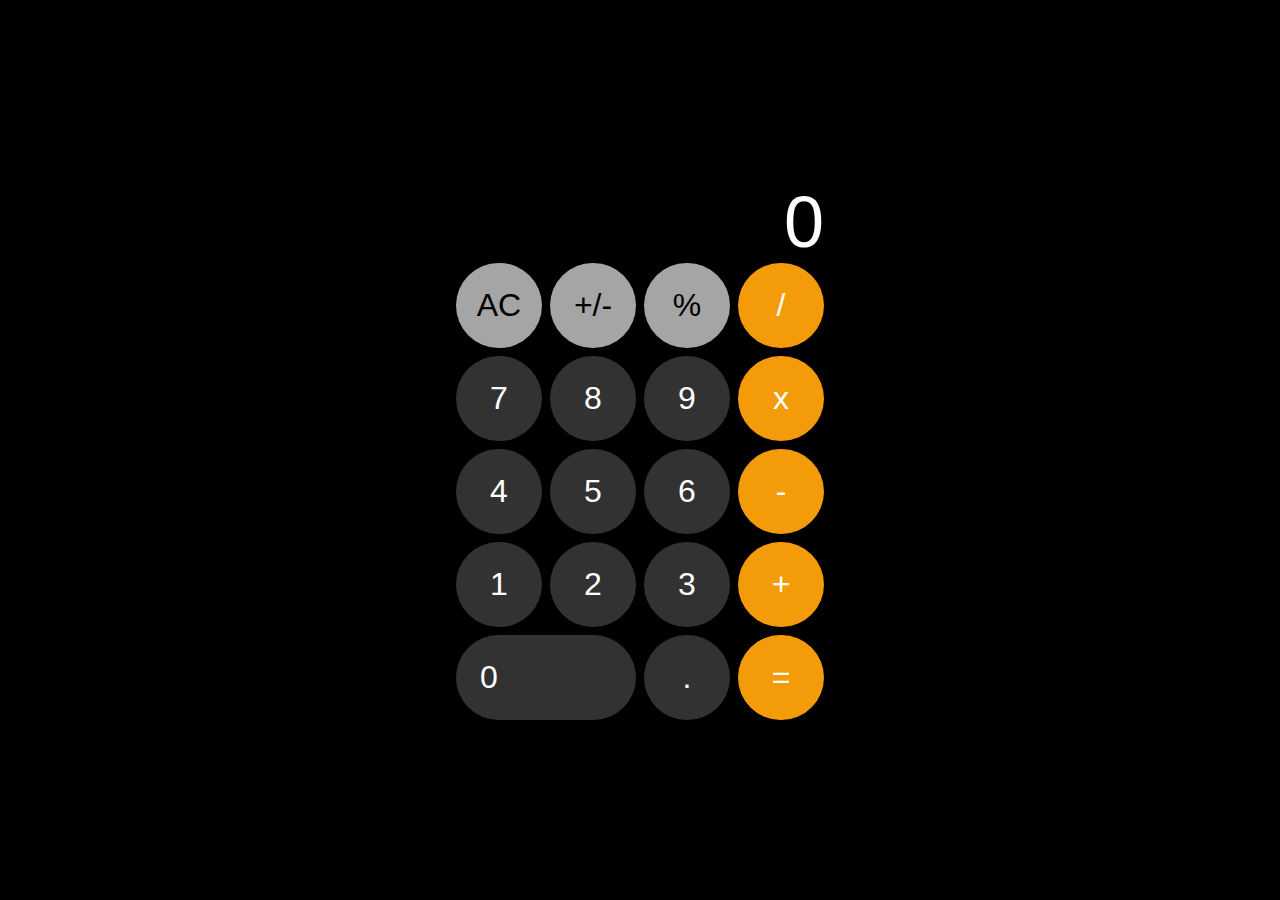
<file: calc-iphone-js/index.html>
<!DOCTYPE html>
<html lang="en">
  <head>
    <meta charset="UTF-8" />
    <meta http-equiv="X-UA-Compatible" content="IE=edge" />
    <meta name="viewport" content="width=device-width, initial-scale=1.0" />
    <link href="./styles.css" rel="stylesheet" />
    <script src="./script.js" defer></script>
    <title>Document</title>
  </head>
  <body>
    <div class="calc-container">
      <p class="calc-current-value">0</p>
      <div class="calc-btn-container">
        <button class="calc-btn-function">AC</button>
        <button class="calc-btn-function">+/-</button>
        <button class="calc-btn-function">%</button>
        <button class="calc-btn-operation">/</button>
        <button class="calc-btn-number">7</button>
        <button class="calc-btn-number">8</button>
        <button class="calc-btn-number">9</button>
        <button class="calc-btn-operation">x</button>
        <button class="calc-btn-number">4</button>
        <button class="calc-btn-number">5</button>
        <button class="calc-btn-number">6</button>
        <button class="calc-btn-operation">-</button>
        <button class="calc-btn-number">1</button>
        <button class="calc-btn-number">2</button>
        <button class="calc-btn-number">3</button>
        <button class="calc-btn-operation">+</button>
        <button class="calc-btn-number" id="calc-btn-zero">0</button>
        <button class="calc-btn-number">.</button>
        <button class="calc-btn-operation">=</button>
      </div>
    </div>
  </body>
</html>
</file>
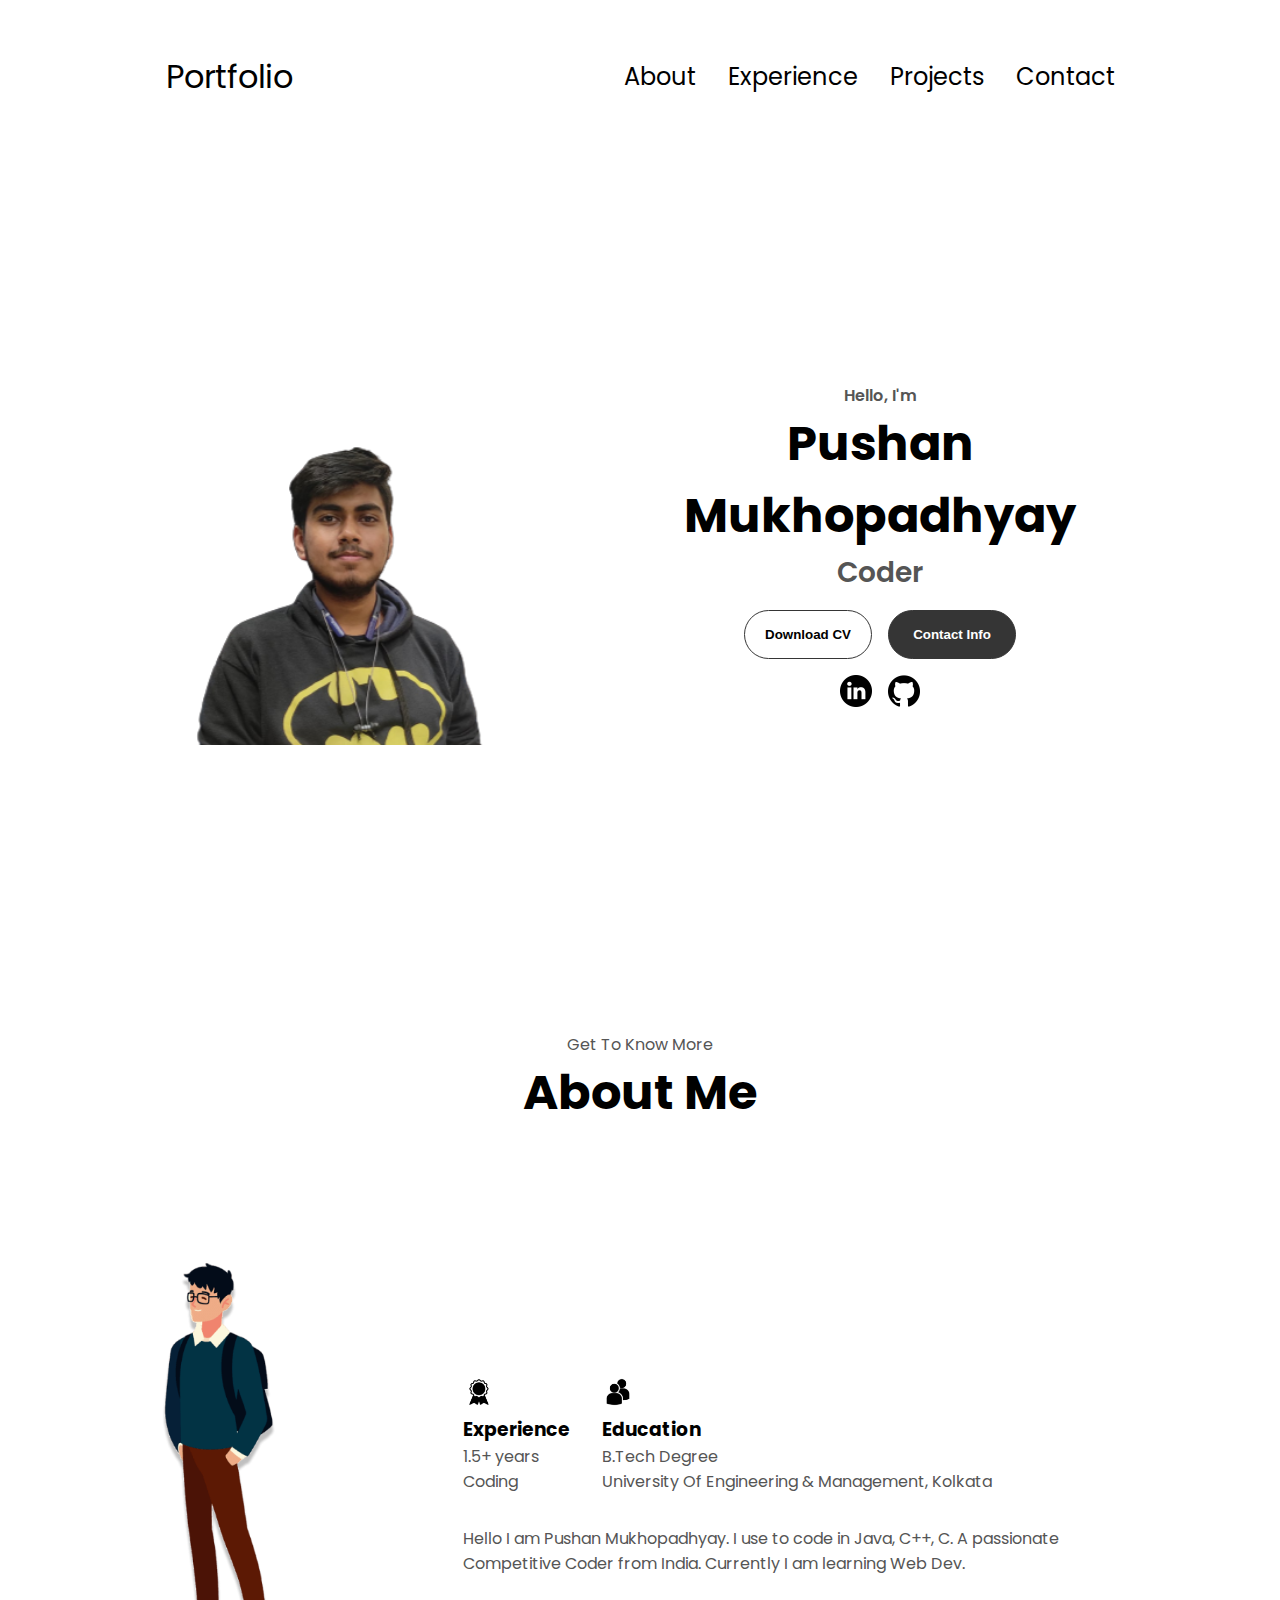
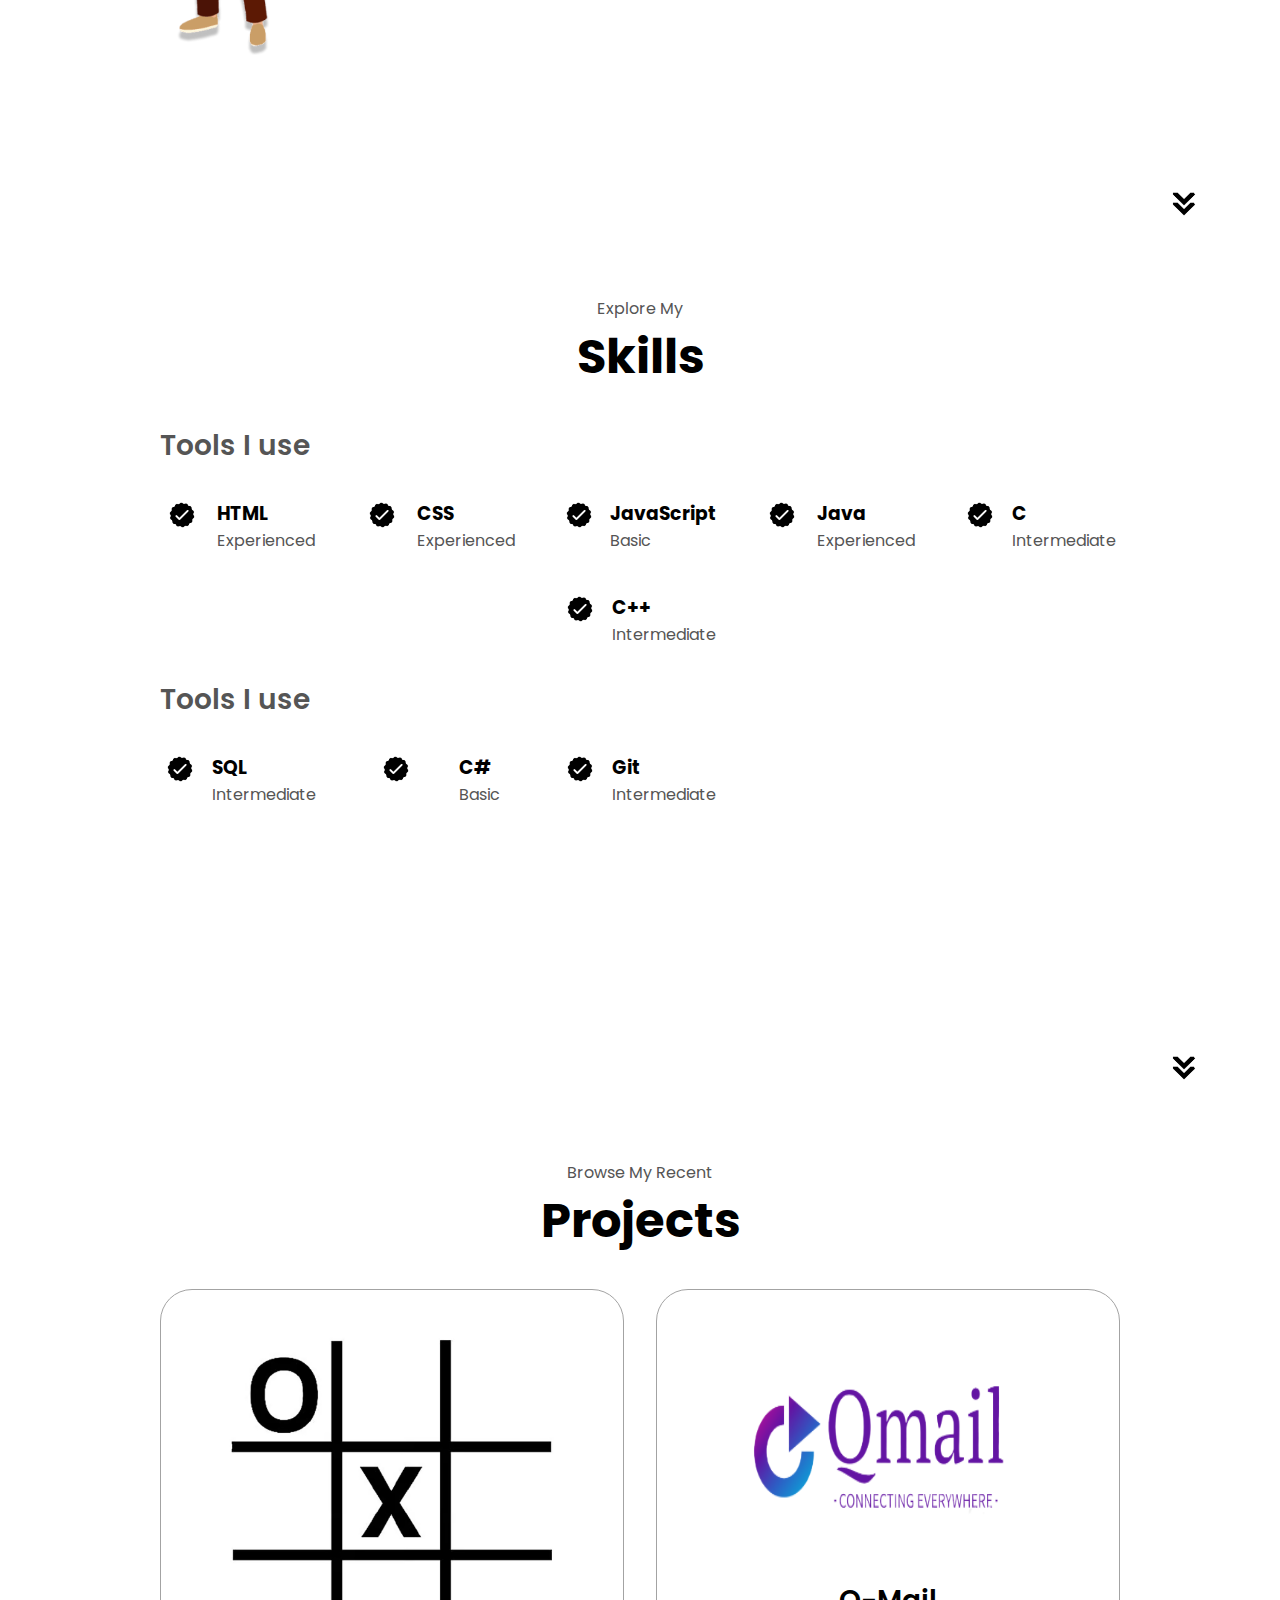
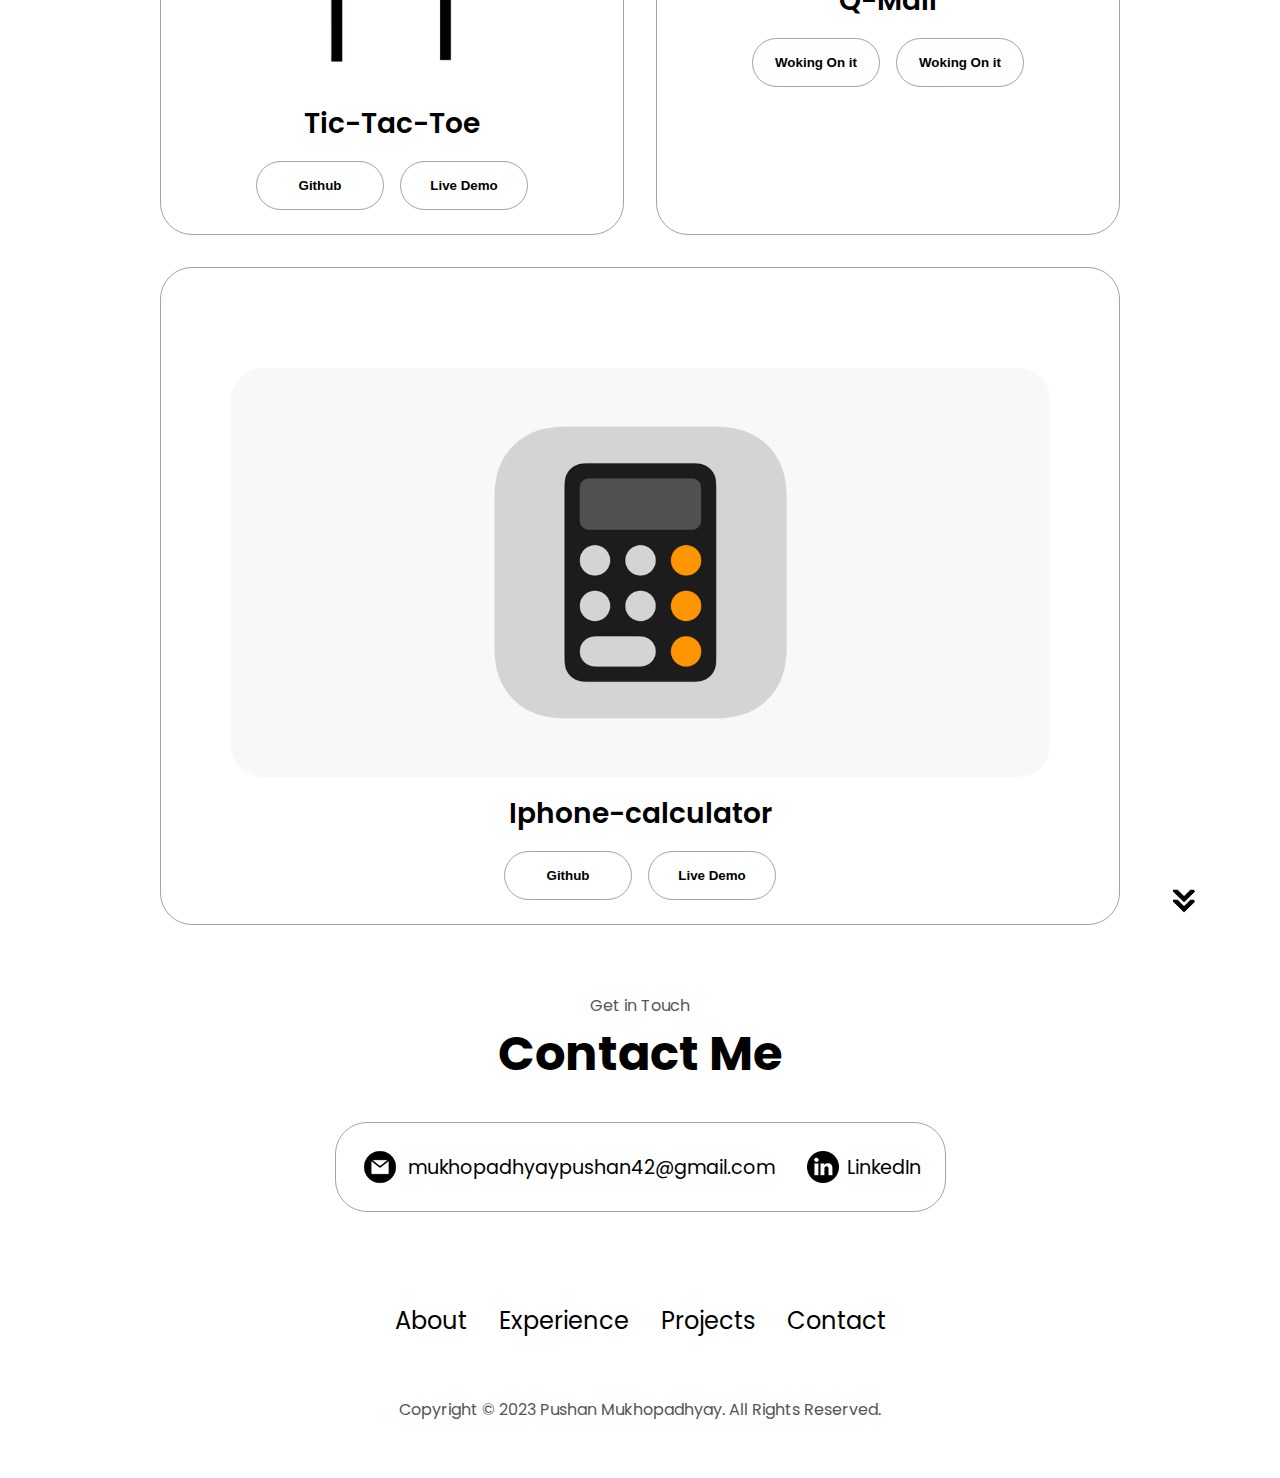
<file: portfolio/index.html>
<!DOCTYPE html>
<html lang="en">
  <head>
    <meta charset="UTF-8" />
    <meta http-equiv="X-UA-Compatible" content="IE=edge" />
    <meta name="viewport" content="width=device-width, initial-scale=1.0" />
    <title>My Portfolio</title>
    <link rel="stylesheet" href="style.css" />
    <link rel="stylesheet" href="mediaqueries.css" />
  </head>
  <body>
    <nav id="desktop-nav">
      <div class="logo">Portfolio</div>
      <div>
        <ul class="nav-links">
          <li><a href="#about">About</a></li>
          <li><a href="#experience">Experience</a></li>
          <li><a href="#projects">Projects</a></li>
          <li><a href="#contact">Contact</a></li>
        </ul>
      </div>
    </nav>
    <nav id="hamburger-nav">
      <div class="logo">Pushan Mukhopadhyay</div>
      <div class="hamburger-menu">
        <div class="hamburger-icon" onclick="toggleMenu()">
          <span></span>
          <span></span>
          <span></span>
        </div>
        <div class="menu-links">
          <li><a href="#about" onclick="toggleMenu()">About</a></li>
          <li><a href="#experience" onclick="toggleMenu()">Experience</a></li>
          <li><a href="#projects" onclick="toggleMenu()">Projects</a></li>
          <li><a href="#contact" onclick="toggleMenu()">Contact</a></li>
        </div>
      </div>
    </nav>
    <section id="profile">
      <div class="section__pic-container">
        <img src="./assets/pushan1.png" alt="John Doe profile picture" />
      </div>
      <div class="section__text">
        <p class="section__text__p1">Hello, I'm</p>
        <h1 class="title">Pushan Mukhopadhyay</h1>
        <p class="section__text__p2">Coder</p>
        <div class="btn-container">
          <button
            class="btn btn-color-2"
            onclick="window.open('./assets/my-resume-cv.pdf')"
          >
            Download CV
          </button>
          <button class="btn btn-color-1" onclick="location.href='./#contact'">
            Contact Info
          </button>
        </div>
        <div id="socials-container">
          <img
            src="./assets/linkedin.png"
            alt="My LinkedIn profile"
            class="icon"
            onclick="location.href='https://www.linkedin.com/in/pushan-mukhopadhyay-2b326a243'"
          />
          <img
            src="./assets/github.png"
            alt="My Github profile"
            class="icon"
            onclick="location.href='https://github.com/Godse-07'"
          />
        </div>
      </div>
    </section>
    <section id="about">
      <p class="section__text__p1">Get To Know More</p>
      <h1 class="title">About Me</h1>
      <div class="section-container">
        <div class="section__pic-container">
          <img
            src="./assets/about-me.png"
            alt="Profile picture"
            class="about-pic"
          />
        </div>
        <div class="about-details-container">
          <div class="about-containers">
            <div class="details-container">
              <img
                src="./assets/experience.png"
                alt="Experience icon"
                class="icon"
              />
              <h3>Experience</h3>
              <p>1.5+ years <br />Coding</p>
            </div>
            <div class="details-container">
              <img
                src="./assets/education.png"
                alt="Education icon"
                class="icon"
              />
              <h3>Education</h3>
              <p>B.Tech Degree<br />University Of Engineering & Management, Kolkata</p>
            </div>
          </div>
          <div class="text-container">
            <p>
              Hello I am Pushan Mukhopadhyay. I use to code in Java, C++, C. A passionate Competitive Coder from India. Currently 
              I am learning Web Dev.
            </p>
          </div>
        </div>
      </div>
      <img
        src="./assets/arrow.png"
        alt="Arrow icon"
        class="icon arrow"
        onclick="location.href='./#experience'"
      />
    </section>
    <section id="experience">
      <p class="section__text__p1">Explore My</p>
      <h1 class="title">Skills</h1>
      <div class="experience-details-container">
        <div class="about-containers">
          <div class="details-container">
            <h2 class="experience-sub-title">Tools I use</h2>
            <div class="article-container">
              <article>
                <img
                  src="./assets/checkmark.png"
                  alt="Experience icon"
                  class="icon"
                />
                <div>
                  <h3>HTML</h3>
                  <p>Experienced</p>
                </div>
              </article>
              <article>
                <img
                  src="./assets/checkmark.png"
                  alt="Experience icon"
                  class="icon"
                />
                <div>
                  <h3>CSS</h3>
                  <p>Experienced</p>
                </div>
              </article>
              <article>
                <img
                  src="./assets/checkmark.png"
                  alt="Experience icon"
                  class="icon"
                />
                <div>
                  <h3>JavaScript</h3>
                  <p>Basic</p>
                </div>
              </article>
              <article>
                <img
                  src="./assets/checkmark.png"
                  alt="Experience icon"
                  class="icon"
                />
                <div>
                  <h3>Java</h3>
                  <p>Experienced</p>
                </div>
              </article>
              <article>
                <img
                  src="./assets/checkmark.png"
                  alt="Experience icon"
                  class="icon"
                />
                <div>
                  <h3>C</h3>
                  <p>Intermediate</p>
                </div>
              </article>
              <article>
                <img
                  src="./assets/checkmark.png"
                  alt="Experience icon"
                  class="icon"
                />
                <div>
                  <h3>C++</h3>
                  <p>Intermediate</p>
                </div>
              </article>
            </div>
          </div>
          <div class="details-container">
            <h2 class="experience-sub-title">Tools I use</h2>
            <div class="article-container">
              <article>
                <img
                  src="./assets/checkmark.png"
                  alt="Experience icon"
                  class="icon"
                />
                <div>
                  <h3>SQL</h3>
                  <p>Intermediate</p>
                </div>
              </article>
              <article>
                <img
                  src="./assets/checkmark.png"
                  alt="Experience icon"
                  class="icon"
                />
                <div>
                  <h3>C#</h3>
                  <p>Basic</p>
                </div>
              </article>
              <article>
                <img
                  src="./assets/checkmark.png"
                  alt="Experience icon"
                  class="icon"
                />
                <div>
                  <h3>Git</h3>
                  <p>Intermediate</p>
                </div>
              </article>
            </div>
          </div>
        </div>
      </div>
      <img
        src="./assets/arrow.png"
        alt="Arrow icon"
        class="icon arrow"
        onclick="location.href='./#projects'"
      />
    </section>
    <section id="projects" >
      <p class="section__text__p1">Browse My Recent</p>
      <h1 class="title">Projects</h1>
      <div class="experience-details-container">
        <div class="about-containers">
          <div class="details-container-color-container">
            <div class="article-container">
              <img
                src="./assets/Tic.png"
                alt="Project 1"
                class="project-img"
              />
            </div>
            <h2 class="experience-sub-title project-title">Tic-Tac-Toe</h2>
            <div class="btn-container">
              <button
                class="btn btn-color-2 project-btn"
                onclick="location.href='https://github.com/Godse-07/Tic-Tac-Toe'"
              >
                Github
              </button>
              <button
                class="btn btn-color-2 project-btn"
                onclick="location.href='https://godse-07.github.io/Tic-Tac-Toe/'"
              >
                Live Demo
              </button>
            </div>
          </div>
          <div class="details-container-color-container">
            <div class="article-container">
              <img style="height: 250px;"
                src="./assets/Qmail.png"
                alt="Project 2"
                class="project-img"
              />
            </div>
            <h2 class="experience-sub-title project-title">Q-Mail</h2>
            <div class="btn-container">
              <button
                class="btn btn-color-2 project-btn"
                onclick="location.href='#'"
              >
                Woking On it
              </button>
              <button
                class="btn btn-color-2 project-btn"
                onclick="location.href='#'"
              >
              Woking On it
              </button>
            </div>
          </div>
          <div class="details-container-color-container" style="padding-top: 100px;">
            <div class="article-container">
              <img 
                src="./assets/Iphone-calc.png"
                alt="Project 3"
                class="project-img"
              />
            </div>
            <h2 class="experience-sub-title project-title">Iphone-calculator</h2>
            <div class="btn-container">
              <button
                class="btn btn-color-2 project-btn"
                onclick="location.href='https://github.com/Godse-07/Iphone-calculator'"
              >
                Github
              </button>
              <button
                class="btn btn-color-2 project-btn"
                onclick="location.href='https://godse-07.github.io/Iphone-calculator/'"
              >
                Live Demo
              </button>
            </div>
          </div>
        </div>
      </div>
      <img
        src="./assets/arrow.png"
        alt="Arrow icon"
        class="icon arrow"
        onclick="location.href='./#contact'"
      />
    </section>
    <section id="contact">
      <p class="section__text__p1">Get in Touch</p>
      <h1 class="title">Contact Me</h1>
      <div class="contact-info-upper-container">
        <div class="contact-info-container">
          <img
            src="./assets/email.png"
            alt="Email icon"
            class="icon contact-icon email-icon"
          />
          <p><a href="mailto:mukhopadhyaypushan42@gmail.com">mukhopadhyaypushan42@gmail.com</a></p>
        </div>
        <div class="contact-info-container">
          <img
            src="./assets/linkedin.png"
            alt="LinkedIn icon"
            class="icon contact-icon"
          />
          <p><a href="https://www.linkedin.com/in/pushan-mukhopadhyay-2b326a243">LinkedIn</a></p>
        </div>
      </div>
    </section>
    <footer>
      <nav>
        <div class="nav-links-container">
          <ul class="nav-links">
            <li><a href="#about">About</a></li>
            <li><a href="#experience">Experience</a></li>
            <li><a href="#projects">Projects</a></li>
            <li><a href="#contact">Contact</a></li>
          </ul>
        </div>
      </nav>
      <p>Copyright &#169; 2023 Pushan Mukhopadhyay. All Rights Reserved.</p>
    </footer>
    <script src="script.js"></script>
  </body>
</html>
</file>
<file: calc-iphone-js/styles.css>
:root {
  --text: white;
  --text-inverted: black;
  --btn-operation: #f49b0a;
  --btn-operation-hover: #fdc68d;
  --btn-number: #323232;
  --btn-number-hover: #737373;
  --btn-function: #a5a5a5;
  --btn-function-hover: #d9d9d9;
}

* {
  margin: 0;
  padding: 0;
  box-sizing: border-box;
  font-family: Helvetica;
}

body {
  display: flex;
  height: 100vh;
  justify-content: center;
  align-items: center;
  background-color: ;
  background-color: #000;
}

.calc-container {
  width: 400px;
  padding: 16px;
  border-radius: 8px;
  display: flex;
  flex-direction: column;
}

.calc-btn-container {
  display: grid;
  grid-template-columns: 1fr 1fr 1fr 1fr;
  gap: 8px;
}
.calc-btn-container button {
  padding-right: 16px;
  padding-left: 16px;
  padding-bottom: 24px;
  padding-top: 24px;
  border: 0px;
  border-radius: 999px;
  font-size: 32px;
}
.calc-btn-container button:hover {
  cursor: pointer;
}

.calc-btn-operation,
.calc-btn-number {
  color: var(--text);
}
.calc-btn-operation,
.calc-btn-number,
.calc-btn-function {
  transition: 0.5s;
}

.calc-btn-operation {
  background-color: var(--btn-operation);
}
.calc-btn-operation:hover {
  background-color: var(--btn-operation-hover);
}
.calc-btn-operation-selected {
  background-color: var(--text);
  color: var(--btn-operation);
}
.calc-btn-number {
  background-color: var(--btn-number);
}
.calc-btn-number:hover {
  background-color: var(--btn-number-hover);
}

.calc-btn-function {
  color: var(--text-inverted);
  background-color: var(--btn-function);
}
.calc-btn-function:hover {
  background-color: var(--btn-function-hover);
}

#calc-btn-zero {
  grid-column: span 2;
  text-align: start;
  padding-left: 24px;
}

.calc-current-value {
  color: var(--text);
  overflow-wrap: break-word;
  align-self: end;
  font-size: 72px;
}
</file>
<file: portfolio/style.css>
/* GENERAL */

@import url("https://fonts.googleapis.com/css2?family=Poppins:wght@300;400;500;600&display=swap");

* {
  margin: 0;
  padding: 0;
}

body {
  font-family: "Poppins", sans-serif;
}

html {
  scroll-behavior: smooth;
}

p {
  color: rgb(85, 85, 85);
}

/* TRANSITION */

a,
.btn {
  transition: all 300ms ease;
}

/* DESKTOP NAV */

nav,
.nav-links {
  display: flex;
}

nav {
  justify-content: space-around;
  align-items: center;
  height: 17vh;
}

.nav-links {
  gap: 2rem;
  list-style: none;
  font-size: 1.5rem;
}

a {
  color: black;
  text-decoration: none;
  text-decoration-color: white;
}

a:hover {
  color: grey;
  text-decoration: underline;
  text-underline-offset: 1rem;
  text-decoration-color: rgb(181, 181, 181);
}

.logo {
  font-size: 2rem;
}

.logo:hover {
  cursor: default;
}

/* HAMBURGER MENU */

#hamburger-nav {
  display: none;
}

.hamburger-menu {
  position: relative;
  display: inline-block;
}

.hamburger-icon {
  display: flex;
  flex-direction: column;
  justify-content: space-between;
  height: 24px;
  width: 30px;
  cursor: pointer;
}

.hamburger-icon span {
  width: 100%;
  height: 2px;
  background-color: black;
  transition: all 0.3 ease-in-out;
}

.menu-links {
  position: absolute;
  top: 100%;
  right: 0;
  background-color: white;
  width: fit-content;
  max-height: 0;
  overflow: hidden;
  transition: all 0.3 ease-in-out;
}

.menu-links a {
  display: block;
  padding: 10px;
  text-align: center;
  font-size: 1.5rem;
  color: black;
  text-decoration: none;
  transition: all 0.3 ease-in-out;
}

.menu-links li {
  list-style: none;
}

.menu-links.open {
  max-height: 300px;
}

.hamburger-icon.open span:first-child {
  transform: rotate(45deg) translate(10px, 5px);
}

.hamburger-icon.open span:nth-child(2) {
  opacity: 0;
}

.hamburger-icon.open span:last-child {
  transform: rotate(-45deg) translate(10px, -5px);
}

.hamburger-icon span:first-child {
  transform: none;
}

.hamburger-icon span:first-child {
  opacity: 1;
}

.hamburger-icon span:first-child {
  transform: none;
}

/* SECTIONS */

section {
  padding-top: 4vh;
  height: 96vh;
  margin: 0 10rem;
  box-sizing: border-box;
  min-height: fit-content;
}

.section-container {
  display: flex;
}

/* PROFILE SECTION */

#profile {
  display: flex;
  justify-content: center;
  gap: 5rem;
  height: 80vh;
}

.section__pic-container {
  display: flex;
  height: 400px;
  width: 400px;
  margin: auto 0;
}

.section__text {
  align-self: center;
  text-align: center;
}

.section__text p {
  font-weight: 600;
}

.section__text__p1 {
  text-align: center;
}

.section__text__p2 {
  font-size: 1.75rem;
  margin-bottom: 1rem;
}

.title {
  font-size: 3rem;
  text-align: center;
}

#socials-container {
  display: flex;
  justify-content: center;
  margin-top: 1rem;
  gap: 1rem;
}

/* ICONS */

.icon {
  cursor: pointer;
  height: 2rem;
}

/* BUTTONS */

.btn-container {
  display: flex;
  justify-content: center;
  gap: 1rem;
}

.btn {
  font-weight: 600;
  transition: all 300ms ease;
  padding: 1rem;
  width: 8rem;
  border-radius: 2rem;
}

.btn-color-1,
.btn-color-2 {
  border: rgb(53, 53, 53) 0.1rem solid;
}

.btn-color-1:hover,
.btn-color-2:hover {
  cursor: pointer;
}

.btn-color-1,
.btn-color-2:hover {
  background: rgb(53, 53, 53);
  color: white;
}

.btn-color-1:hover {
  background: rgb(0, 0, 0);
}

.btn-color-2 {
  background: none;
}

.btn-color-2:hover {
  border: rgb(255, 255, 255) 0.1rem solid;
}

.btn-container {
  gap: 1rem;
}

/* ABOUT SECTION */

#about {
  position: relative;
}

.about-containers {
  gap: 2rem;
  margin-bottom: 2rem;
  margin-top: 2rem;
}

.about-details-container {
  justify-content: center;
  flex-direction: column;
}

.about-containers,
.about-details-container {
  display: flex;
}

.about-pic {
  border-radius: 2rem;
}

.arrow {
  position: absolute;
  right: -5rem;
  bottom: 2.5rem;
}

.details-container-color-container {
  padding: 1.5rem;
  flex: 1;

  background: white;
  border-radius: 2rem;
  border: rgb(53, 53, 53) 0.1rem solid;
  border-color: rgb(163, 163, 163);
  text-align: center;
}

.section-container {
  gap: 4rem;
  height: 80%;
}

.section__pic-container {
  height: 400px;
  width: 400px;
  margin: auto 0;
}

/* EXPERIENCE SECTION */

#experience {
  position: relative;
}

.experience-sub-title {
  color: rgb(85, 85, 85);
  font-weight: 600;
  font-size: 1.75rem;
  margin-bottom: 2rem;
}

.experience-details-container {
  display: flex;
  justify-content: center;
  flex-direction: column;
}

.details-container-color-container{
  transition: transform 0.3s;
}

.details-container-color-container:hover{
  transform: scale(1.1);
}

.article-container {
  display: flex;
  text-align: initial;
  flex-wrap: wrap;
  flex-direction: row;
  gap: 2.5rem;
  justify-content: space-around;
}

article {
  display: flex;
  width: 10rem;
  justify-content: space-around;
  gap: 0.5rem;
}

article .icon {
  cursor: default;
}

/* PROJECTS SECTION */

#projects {
  position: relative;
}


.color-container {
  border-color: rgb(163, 163, 163);
  background: rgb(250, 250, 250);
}


.project-img {
  border-radius: 2rem;
  width: 90%;
  height: 90%;
}

.project-title {
  margin: 1rem;
  color: black;
}

.project-btn {
  color: black;
  border-color: rgb(163, 163, 163);
}

/* CONTACT */

#contact {
  display: flex;
  justify-content: center;
  flex-direction: column;
  height: 70vh;
}

.contact-info-upper-container {
  display: flex;
  justify-content: center;
  border-radius: 2rem;
  border: rgb(53, 53, 53) 0.1rem solid;
  border-color: rgb(163, 163, 163);
  background: (250, 250, 250);
  margin: 2rem auto;
  padding: 0.5rem;
}

.contact-info-container {
  display: flex;
  align-items: center;
  justify-content: center;
  gap: 0.5rem;
  margin: 1rem;
}

.contact-info-container p {
  font-size: larger;
}

.contact-icon {
  cursor: default;
}

.email-icon {
  height: 2.5rem;
}

/* FOOTER SECTION */

footer {
  height: 26vh;
  margin: 0 1rem;
}

footer p {
  text-align: center;
}
</file>
<file: portfolio/mediaqueries.css>
@media screen and (max-width: 1400px) {
  #profile {
    height: 83vh;
    margin-bottom: 6rem;
  }
  .about-containers {
    flex-wrap: wrap;
  }
  #contact,
  #projects {
    height: fit-content;
  }
}

@media screen and (max-width: 1200px) {
  #desktop-nav {
    display: none;
  }
  #hamburger-nav {
    display: flex;
  }
  #experience,
  .experience-details-container {
    margin-top: 2rem;
  }
  #profile,
  .section-container {
    display: block;
  }
  .arrow {
    display: none;
  }
  section,
  .section-container {
    height: fit-content;
  }
  section {
    margin: 0 5%;
  }
  .section__pic-container {
    width: 275px;
    height: 275px;
    margin: 0 auto 2rem;
  }
  .about-containers {
    margin-top: 0;
  }
}

@media screen and (max-width: 600px) {
  #contact,
  footer {
    height: 40vh;
  }
  #profile {
    height: 83vh;
    margin-bottom: 0;
  }
  article {
    font-size: 1rem;
  }
  footer nav {
    height: fit-content;
    margin-bottom: 2rem;
  }
  .about-containers,
  .contact-info-upper-container,
  .btn-container {
    flex-wrap: wrap;
  }
  .contact-info-container {
    margin: 0;
  }
  .contact-info-container p,
  .nav-links li a {
    font-size: 1rem;
  }
  .experience-sub-title {
    font-size: 1.25rem;
  }
  .logo {
    font-size: 1.5rem;
  }
  .nav-links {
    flex-direction: column;
    gap: 0.5rem;
    text-align: center;
  }
  .section__pic-container {
    width: auto;
    height: 46vw;
    justify-content: center;
  }
  .section__text__p2 {
    font-size: 1.25rem;
  }
  .title {
    font-size: 2rem;
  }
  .text-container {
    text-align: justify;
  }
}
</file>
